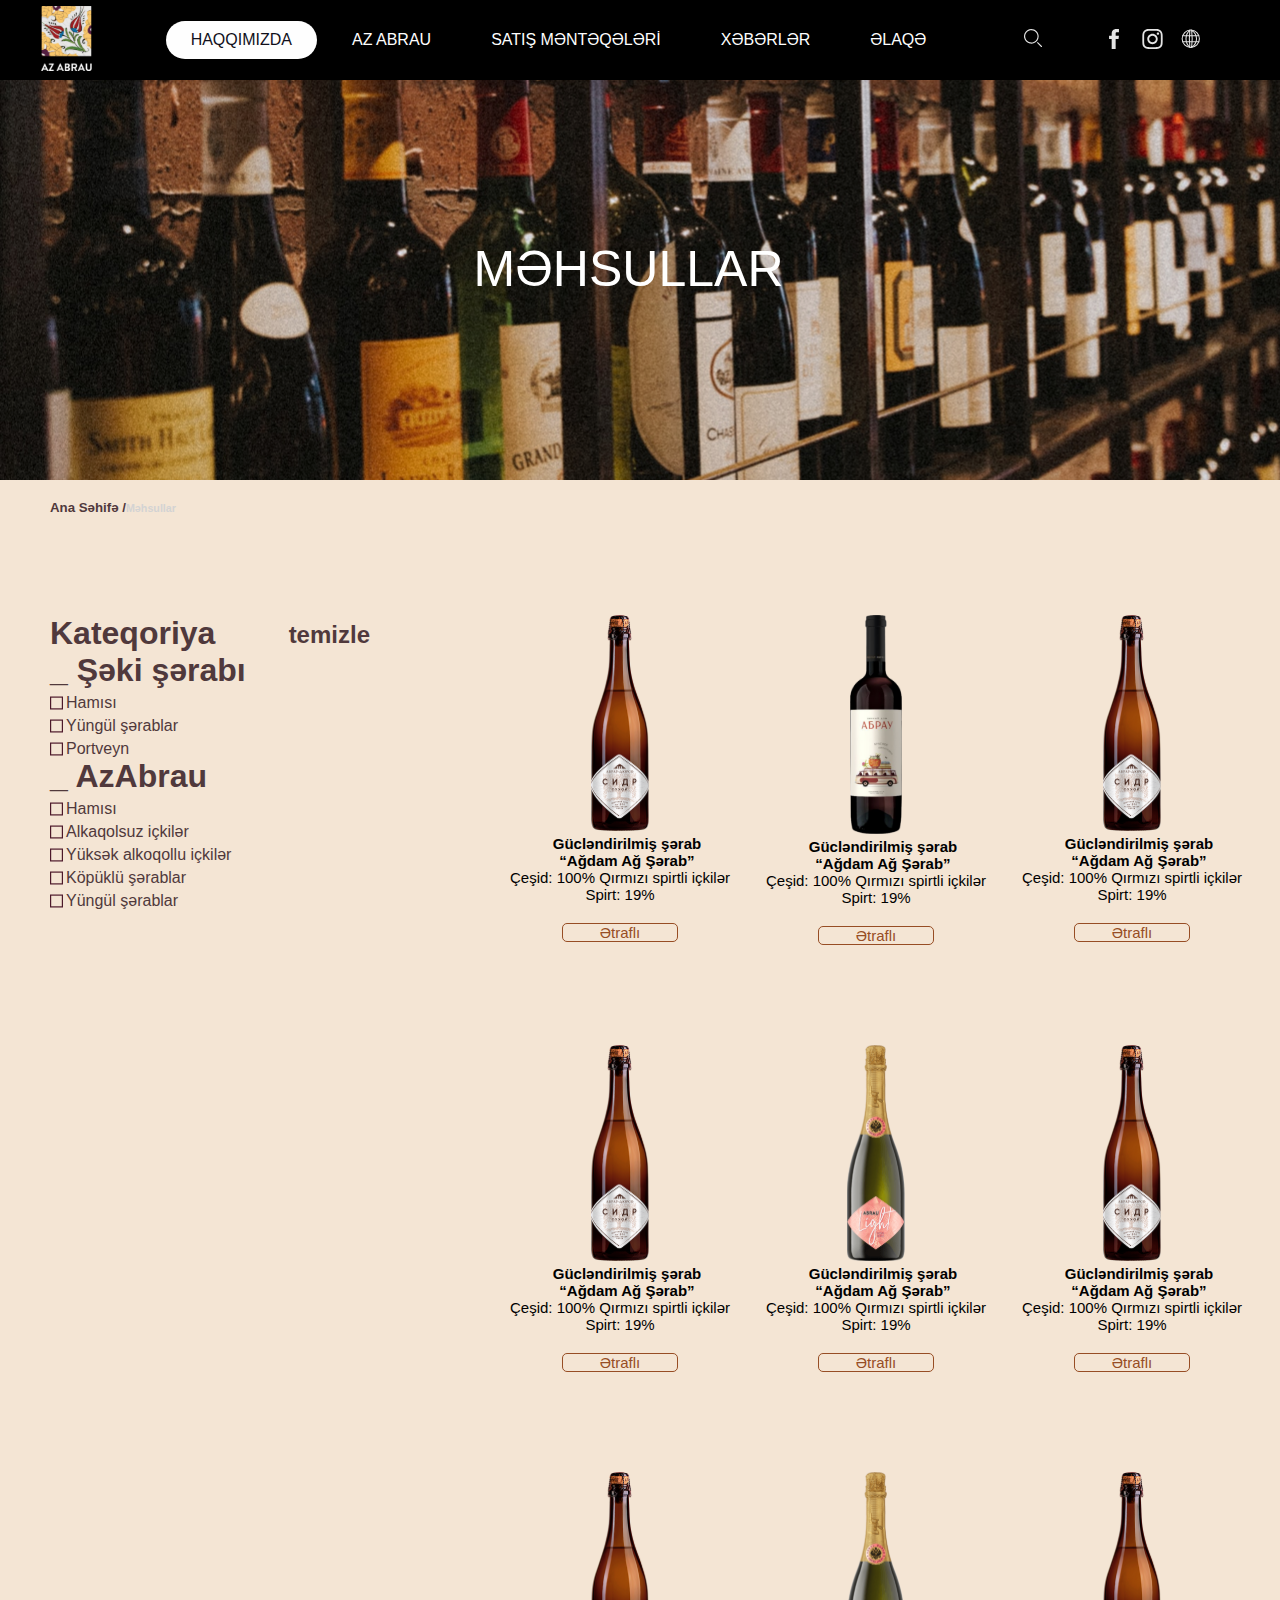
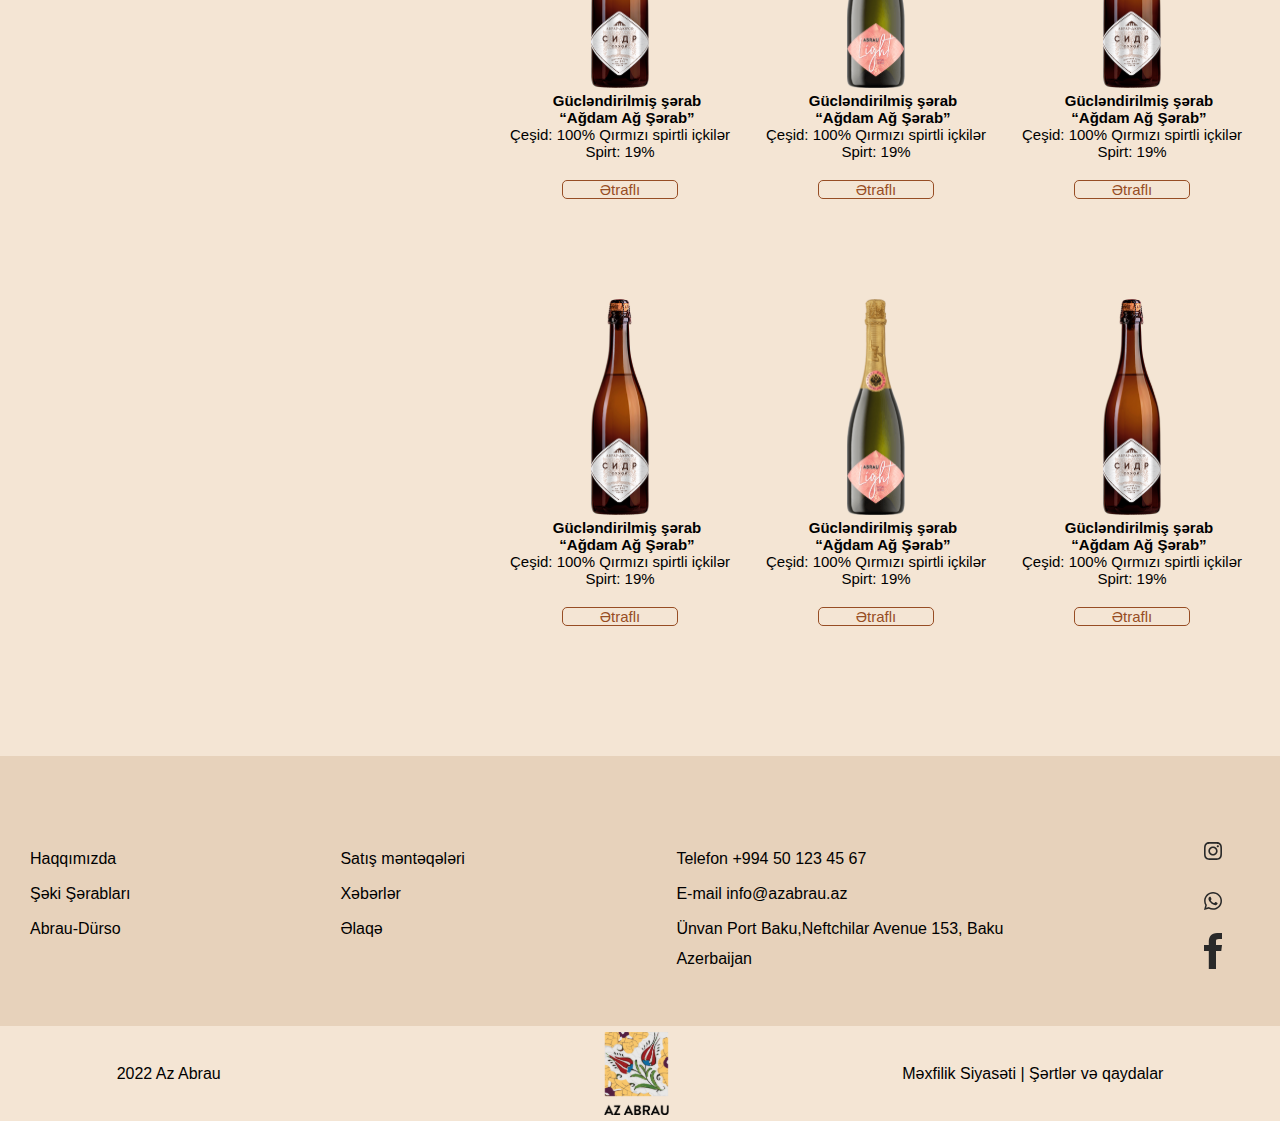
<file: mehsullar.html>
<!DOCTYPE html>
<html lang="en">

<head>
    <meta charset="UTF-8">
    <meta name="viewport" content="width=device-width, initial-scale=1.0">
    <title>Mehsullar</title>
    <link rel="stylesheet" href="mehsullar.css">
</head>

<body>
    <div class="main-container">
        <div class="main-left">
            <div class="img">
                <img src="img/Azerbaijan logo.svg" alt="">
            </div>
            <div class="hamburger">
                <div class="line"></div>
                <div class="line"></div>
                <div class="line"></div>
            </div>
        </div>
        <nav class="nav-bar">
            <ul>
                <li><a class="active" href="./index.html">HAQQIMIZDA</a></li>
                <li><a href="./abrau.html">AZ ABRAU</a></li>
                <li><a href="./satis.html">SATIŞ MƏNTƏQƏLƏRİ</a></li>
                <li><a href="./xeberler.html">XƏBƏRLƏR</a></li>
                <li><a href="./elaqe.html">ƏLAQƏ</a></li>
                <div class="anbar">
                    <div>
                        <img src="img/facebook.svg" alt="">
                    </div>
                    <div>
                        <img src="img/instagram.svg" alt="">
                    </div>
                    <div>
                        <img src="img/group.svg" alt="">
                    </div>
                </div>
            </ul>
        </nav>
        <div class="main-right">
            <div class="search">
                <img src="img/search.svg" alt="">
            </div>
            <div class="login">
                <img src="img/facebook.svg" alt="">
                <img src="img/instagram.svg" alt="">
                <img src="img/group.svg" alt="">
            </div>
        </div>
    </div>
    <div class="container">
        <div class="general-container">
            <h1>MƏHSULLAR</h1>
        </div>
        <div class="home-page">
            <h5>Ana Səhifə /</h5>
            <h6>Məhsullar</h6>
        </div>
        <div class="world">
            <div class="universe">
                <div class="header-container">
                    <div class="header-left">
                        <div class="kateqoriya">
                            <h1>Kateqoriya</h1>
                            <h2>temizle</h2>
                        </div>
                        <div class="shaki-wine">
                            <h1>_ Şəki şərabı</h1>
                            <div class="shaki">
                                <img src="img/icon.svg" alt="">
                                <p>Hamısı</p>
                            </div>
                            <div class="shaki">
                                <img src="img/icon.svg" alt="">
                                <p>Yüngül şərablar</p>
                            </div>
                            <div class="shaki">
                                <img src="img/icon.svg" alt="">
                                <p>Portveyn</p>
                            </div>
                        </div>
                        <div class="az-abrau">
                            <h1>_ AzAbrau</h1>
                            <div class="abrau">
                                <img src="img/icon.svg" alt="">
                                <p>Hamısı</p>
                            </div>
                            <div class="abrau">
                                <img src="img/icon.svg" alt="">
                                <p>Alkaqolsuz içkilər</p>
                            </div>
                            <div class="abrau">
                                <img src="img/icon.svg" alt="">
                                <p>Yüksək alkoqollu içkilər</p>
                            </div>
                            <div class="abrau">
                                <img src="img/icon.svg" alt="">
                                <p>Köpüklü şərablar</p>
                            </div>
                            <div class="abrau">
                                <img src="img/icon.svg" alt="">
                                <p>Yüngül şərablar</p>
                            </div>
                        </div>
                    </div>
                    <div class="header-right">
                        <div class="botle">
                            <img src="img/cidr-wine.svg" alt="">
                            <h2>Gücləndirilmiş şərab “Ağdam Ağ Şərab”</h2>
                            <p>Çeşid: 100% Qırmızı spirtli içkilər Spirt: 19%</p>
                            <a href="index.html">Ətraflı</a>
                        </div>
                        <div class="botle">
                            <img src="./img/car-wine.svg" style="width: 22.5%;" alt="">
                            <h2>Gücləndirilmiş şərab “Ağdam Ağ Şərab”</h2>
                            <p>Çeşid: 100% Qırmızı spirtli içkilər Spirt: 19%</p>
                            <a href="cullen.html">Ətraflı</a>
                        </div>
                        <div class="botle">
                            <img src="./img/cidr-wine.svg" alt="">
                            <h2>Gücləndirilmiş şərab “Ağdam Ağ Şərab”</h2>
                            <p>Çeşid: 100% Qırmızı spirtli içkilər Spirt: 19%</p>
                            <a href="">Ətraflı</a>
                        </div>
                        <div class="botle">
                            <img src="img/cidr-wine.svg" alt="">
                            <h2>Gücləndirilmiş şərab “Ağdam Ağ Şərab”</h2>
                            <p>Çeşid: 100% Qırmızı spirtli içkilər Spirt: 19%</p>
                            <a href="">Ətraflı</a>
                        </div>
                        <div class="botle">
                            <img src="img/light-wine.svg" alt="">
                            <h2>Gücləndirilmiş şərab “Ağdam Ağ Şərab”</h2>
                            <p>Çeşid: 100% Qırmızı spirtli içkilər Spirt: 19%</p>
                            <a href="">Ətraflı</a>
                        </div>
                        <div class="botle">
                            <img src="./img/cidr-wine.svg" alt="">
                            <h2>Gücləndirilmiş şərab “Ağdam Ağ Şərab”</h2>
                            <p>Çeşid: 100% Qırmızı spirtli içkilər Spirt: 19%</p>
                            <a href="">Ətraflı</a>
                        </div>
                        <div class="botle">
                            <img src="img/cidr-wine.svg" alt="">
                            <h2>Gücləndirilmiş şərab “Ağdam Ağ Şərab”</h2>
                            <p>Çeşid: 100% Qırmızı spirtli içkilər Spirt: 19%</p>
                            <a href="">Ətraflı</a>
                        </div>
                        <div class="botle">
                            <img src="img/light-wine.svg" alt="">
                            <h2>Gücləndirilmiş şərab “Ağdam Ağ Şərab”</h2>
                            <p>Çeşid: 100% Qırmızı spirtli içkilər Spirt: 19%</p>
                            <a href="">Ətraflı</a>
                        </div>
                        <div class="botle">
                            <img src="./img/cidr-wine.svg" alt="">
                            <h2>Gücləndirilmiş şərab “Ağdam Ağ Şərab”</h2>
                            <p>Çeşid: 100% Qırmızı spirtli içkilər Spirt: 19%</p>
                            <a href="">Ətraflı</a>
                        </div>
                        <div class="botle">
                            <img src="img/cidr-wine.svg" alt="">
                            <h2>Gücləndirilmiş şərab “Ağdam Ağ Şərab”</h2>
                            <p>Çeşid: 100% Qırmızı spirtli içkilər Spirt: 19%</p>
                            <a href="">Ətraflı</a>
                        </div>
                        <div class="botle">
                            <img src="img/light-wine.svg" alt="">
                            <h2>Gücləndirilmiş şərab “Ağdam Ağ Şərab”</h2>
                            <p>Çeşid: 100% Qırmızı spirtli içkilər Spirt: 19%</p>
                            <a href="">Ətraflı</a>
                        </div>
                        <div class="botle">
                            <img src="./img/cidr-wine.svg" alt="">
                            <h2>Gücləndirilmiş şərab “Ağdam Ağ Şərab”</h2>
                            <p>Çeşid: 100% Qırmızı spirtli içkilər Spirt: 19%</p>
                            <a href="">Ətraflı</a>
                        </div>
                    </div>
                </div>
            </div>
        </div>
        <div class="abrau-dursu">
            <div class="durso">
                <a href="">Haqqımızda</a>
                <a href="./mehsullar.html">Şəki Şərabları</a>
                <a href="">Abrau-Dürso</a>
            </div>
            <div class="elaqe">
                <a href="">Satış məntəqələri</a>
                <a href="./haqqimizda.html">Xəbərlər</a>
                <a href="">Əlaqə</a>
            </div>
            <div class="telefon">
                <a href="">Telefon +994 50 123 45 67</a>
                <a href="">E-mail info@azabrau.az</a>
                <a href="">Ünvan Port Baku,Neftchilar Avenue 153, Baku Azerbaijan</a>
            </div>
            <div class="insta">
                <img src="img/insda.svg">
                <img src="img/whatcap.svg">
                <img src="img/fb.svg">
            </div>
        </div>
        <div class="finis">
            <p>2022 Az Abrau</p>
            <img src="img/Logo_AZ_Abrau 1.svg">
            <p>Məxfilik Siyasəti | Şərtlər və qaydalar</p>
        </div>
    </div>





    <script>
        hamburger = document.querySelector(".hamburger");
        hamburger.onclick = function() {
            navBar = document.querySelector(".nav-bar");
            navBar.classList.toggle("active");
        }
    </script>

</body>

</html>
</file>
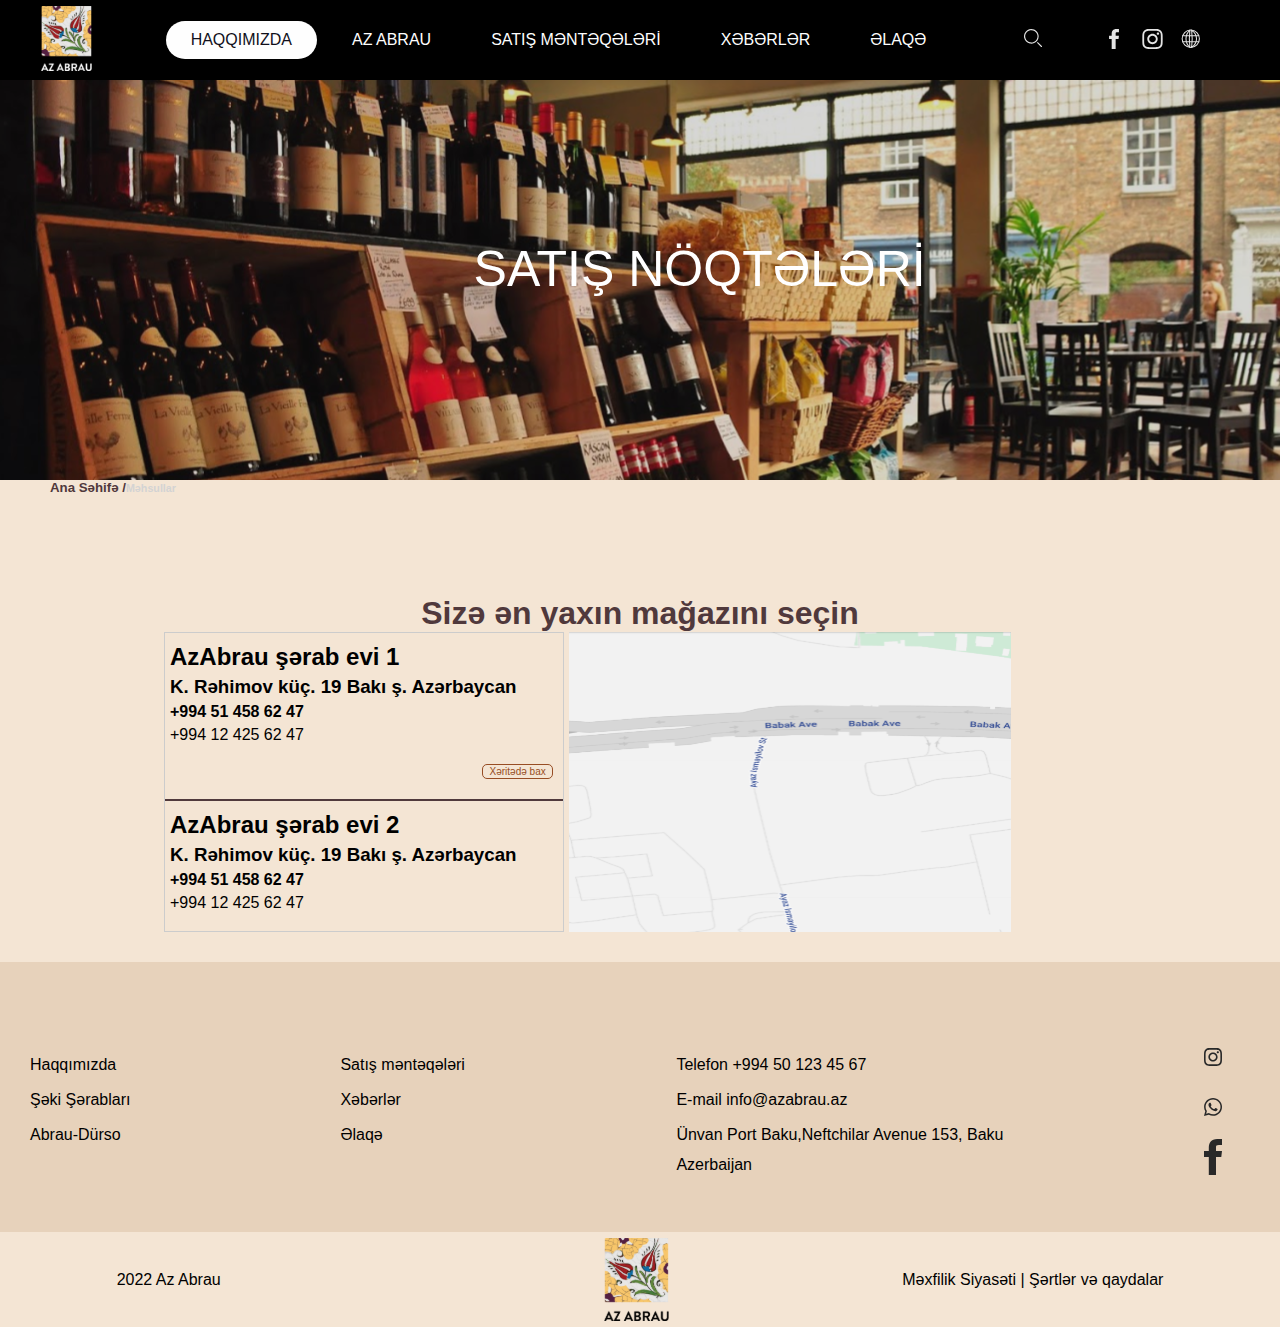
<file: satis.html>
<!DOCTYPE html>
<html lang="en">

<head>
    <meta charset="UTF-8">
    <meta name="viewport" content="width=device-width, initial-scale=1.0">
    <title>satis</title>
    <link rel="stylesheet" href="./satis.css">
</head>

<body>
    <div class="main-container">
        <div class="main-left">
            <div class="img">
                <img src="img/Azerbaijan logo.svg" alt="">
            </div>
            <div class="hamburger">
                <div class="line"></div>
                <div class="line"></div>
                <div class="line"></div>
            </div>
        </div>
        <nav class="nav-bar">
            <ul>
                <li>
                    <a class="active" href="./index.html">HAQQIMIZDA</a></li>
                <li><a href="./abrau.html">AZ ABRAU</a></li>
                <li><a href="./satis.html">SATIŞ MƏNTƏQƏLƏRİ</a></li>
                <li><a href="./xeberler.html">XƏBƏRLƏR</a></li>
                <li><a href="./elaqe.html">ƏLAQƏ</a></li>
                <div class="anbar ">
                    <div>
                        <img src="img/facebook.svg " alt=" ">
                    </div>
                    <div>
                        <img src="img/instagram.svg " alt=" ">
                    </div>
                    <div>
                        <img src="img/group.svg " alt=" ">
                    </div>
                </div>
            </ul>
        </nav>
        <div class="main-right ">
            <div class="search ">
                <img src="img/search.svg " alt=" ">
            </div>
            <div class="login ">
                <img src="img/facebook.svg " alt=" ">
                <img src="img/instagram.svg " alt=" ">
                <img src="img/group.svg " alt=" ">
            </div>
        </div>
    </div>
    <div class="container">
        <div class="general-container">
            <h1>SATIŞ NÖQTƏLƏRİ</h1>
        </div>
        <div class="home-page">
            <h5>Ana Səhifə /</h5>
            <h6>Məhsullar</h6>
        </div>
        <div class="home">
            <h1>Sizə ən yaxın mağazını seçin</h1>
        </div>
        <div class="header">
            <div class="main">
                <div class="umumi">
                    <div class="unvans">
                        <div class="unvan">
                            <h2>AzAbrau şərab evi 1</h2>
                            <h3>K. Rəhimov küç. 19 Bakı ş. Azərbaycan</h3>
                            <h4>+994 51 458 62 47</h4>
                            <p>+994 12 425 62 47</p>
                            <a href="">Xəritədə bax</a>
                        </div>
                        <hr>
                        <div class="unvan">
                            <h2>AzAbrau şərab evi 2</h2>
                            <h3>K. Rəhimov küç. 19 Bakı ş. Azərbaycan</h3>
                            <h4>+994 51 458 62 47</h4>
                            <p>+994 12 425 62 47</p>
                            <a href="">Xəritədə bax</a>
                        </div>
                        <hr>
                        <div class="unvan">
                            <h2>AzAbrau şərab evi 3</h2>
                            <h3>K. Rəhimov küç. 19 Bakı ş. Azərbaycan</h3>
                            <h4>+994 51 458 62 47</h4>
                            <p>+994 12 425 62 47</p>
                            <a href="">Xəritədə bax</a>
                        </div>
                        <hr>
                        <div class="unvan">
                            <h2>AzAbrau şərab evi 4</h2>
                            <h3>K. Rəhimov küç. 19 Bakı ş. Azərbaycan</h3>
                            <h4>+994 51 458 62 47</h4>
                            <p>+994 12 425 62 47</p>
                            <a href="">Xəritədə bax</a>
                        </div>
                        <hr>
                        <div class="unvan">
                            <h2>AzAbrau şərab evi 5</h2>
                            <h3>K. Rəhimov küç. 19 Bakı ş. Azərbaycan</h3>
                            <h4>+994 51 458 62 47</h4>
                            <p>+994 12 425 62 47</p>
                            <a href="">Xəritədə bax</a>
                        </div>
                        <hr>
                        <div class="unvan">
                            <h2>AzAbrau şərab evi 6</h2>
                            <h3>K. Rəhimov küç. 19 Bakı ş. Azərbaycan</h3>
                            <h4>+994 51 458 62 47</h4>
                            <p>+994 12 425 62 47</p>
                            <a href="">Xəritədə bax</a>
                        </div>
                        <hr>
                        <div class="unvan">
                            <h2>AzAbrau şərab evi 7</h2>
                            <h3>K. Rəhimov küç. 19 Bakı ş. Azərbaycan</h3>
                            <h4>+994 51 458 62 47</h4>
                            <p>+994 12 425 62 47</p>
                            <a href="">Xəritədə bax</a>
                        </div>
                    </div>
                    <div class="map">
                        <img src="./img/map.svg" alt="">
                    </div>
                </div>
            </div>
        </div>
        <div class="abrau-dursu">
            <div class="durso">
                <a href="">Haqqımızda</a>
                <a href="./mehsullar.html">Şəki Şərabları</a>
                <a href="">Abrau-Dürso</a>
            </div>
            <div class="elaqe">
                <a href="">Satış məntəqələri</a>
                <a href="./haqqimizda.html">Xəbərlər</a>
                <a href="">Əlaqə</a>
            </div>
            <div class="telefon">
                <a href="">Telefon +994 50 123 45 67</a>
                <a href="">E-mail info@azabrau.az</a>
                <a href="">Ünvan Port Baku,Neftchilar Avenue 153, Baku Azerbaijan</a>
            </div>
            <div class="insta">
                <img src="img/insda.svg">
                <img src="img/whatcap.svg">
                <img src="img/fb.svg">
            </div>
        </div>
        <div class="main">
            <div class="finis">
                <p>2022 Az Abrau</p>
                <img src="img/Logo_AZ_Abrau 1.svg">
                <p>Məxfilik Siyasəti | Şərtlər və qaydalar</p>
            </div>
        </div>
    </div>


    <script>
        hamburger = document.querySelector(".hamburger");
        hamburger.onclick = function() {
            navBar = document.querySelector(".nav-bar");
            navBar.classList.toggle("active");
        }
    </script>
</body>

</html>
</file>
<file: mehsullar.css>
*,
*:before,
*:after {
    box-sizing: border-box;
    margin: 0;
    padding: 0;
    list-style: none;
    text-decoration: none;
    scroll-behavior: smooth;
    font-family: 'Lucida Sans', 'Lucida Sans Regular', 'Lucida Grande', 'Lucida Sans Unicode', Geneva, Verdana, sans-serif;
}

.main-container {
    width: 100%;
    background-color: black;
    color: white;
    display: flex;
    position: fixed;
    align-items: center;
    top: 0;
    z-index: 100;
    justify-content: space-between;
    height: 80px;
}

.main-right {
    width: 20%;
    display: flex;
    justify-content: space-between;
}

.all {
    display: none;
}

.search {
    width: 2%;
    margin-right: 20px;
}

.login {
    width: 45%;
    margin-right: 70px;
    display: flex;
    justify-content: space-between;
}

.login img {
    width: 100%;
    height: 20px;
}

.img {
    width: 57%;
    margin-left: 40px;
}

.hamburger {
    display: none;
}

.nav-bar ul {
    align-items: center;
    display: flex;
}

.anbar {
    display: none;
}

.nav-bar ul li a {
    display: block;
    color: #fefefe;
    font-size: 16px;
    padding: 10px 25px;
    border-radius: 50px;
    transition: 0.2s;
    margin: 0 5px;
}

.nav-bar ul li a:hover {
    color: #11101b;
    background-color: #fefefe;
}

.nav-bar ul li a.active {
    color: #11101b;
    background-color: #fefefe;
}

.general-container {
    background-image: url(./img/background.svg);
    background-repeat: no-repeat;
    background-size: cover;
    height: 400px;
    position: relative;
    object-fit: cover;
    margin-top: 80px;
}

.general-container>h1 {
    position: absolute;
    font-size: 50px;
    left: 37%;
    top: 40%;
    color: white;
    font-weight: 100;
}

.home-page {
    background-color: #F4E5D4;
    display: flex;
    align-items: center;
    margin-top: 20px;
}

.home-page h5 {
    color: #50393c;
    margin-left: 50px;
}

.home-page h6 {
    color: lightgray;
}

.container {
    background-color: #F4E5D4;
}

.header-container {
    color: black;
    margin-top: 100px;
    display: flex;
    justify-content: space-between;
}

.header-left {
    width: 25%;
    height: 400px;
}

.kateqoriya {
    width: 100%;
    margin-left: 50px;
    color: #50393c;
    justify-content: space-between;
    display: flex;
    align-items: center;
}

.kateqoriya h2 {
    margin-top: 3px;
}

.shaki-wine {
    color: #50393c;
    margin-left: 50px;
}

.shaki {
    display: flex;
    margin-top: 5px;
}

.shaki p {
    margin-left: 3px;
}

.az-abrau {
    color: #50393c;
    margin-left: 50px;
}

.abrau {
    display: flex;
    margin-top: 5px;
}

.abrau p {
    margin-left: 3px;
}

.header-right {
    width: 60%;
    display: flex;
    flex-wrap: wrap;
    justify-content: space-around;
    margin-right: 20px;
}

.botle {
    width: 30%;
    text-align: center;
}

.botle img {
    width: 25%;
}

.botle h2 {
    font-size: 15px;
    width: 80%;
    margin-left: 30px;
}

.botle p {
    font-size: 15px;
}

.botle a {
    width: 50%;
    margin: 20px auto;
    margin-bottom: 100px;
    display: block;
    border: 1px solid #974D24;
    border-radius: 5px;
    color: #974D24;
    transition: 0.6s;
    font-size: 15px;
}

.botle a:hover {
    background-color: #974D24;
    color: white;
}

.abrau-dursu {
    width: 100%;
    display: flex;
    justify-content: space-between;
    align-items: center;
    background-color: #E7D2BB;
    color: black;
    line-height: 30px;
    padding-bottom: 50px;
    margin-top: 30px;
    transition: 0.6s;
}

.abrau-dursu:hover {
    color: red;
}

.durso {
    width: 10%;
    margin-left: 30px;
    margin-top: 50px;
}

.durso a {
    margin-top: 5px;
    display: block;
    color: black;
}

.elaqe {
    width: 12%;
    margin-top: 50px;
}

.elaqe a {
    margin-top: 5px;
    display: block;
    color: black;
}

.telefon {
    width: 27%;
    margin-top: 80px;
}

.telefon a {
    margin-top: 5px;
    display: block;
    color: black;
}

.insta {
    width: 2%;
    margin-top: 70px;
    display: flex;
    flex-wrap: wrap;
    margin-right: 50px;
}

.insta img {
    width: 70%;
    height: 50px;
}

.finis {
    width: 100%;
    background-color: #F4E5D4;
    display: flex;
    align-items: center;
    justify-content: space-around;
}

.finis img {
    padding-top: 6px;
    padding-bottom: 6px;
    padding-left: 150px;
}

@media only screen and (max-width: 900px) {
    .hamburger {
        width: 40%;
        margin-left: 5px;
        display: block;
        cursor: pointer;
    }
    .hamburger .line {
        width: 30px;
        height: 3px;
        background: #fefefe;
        margin: 6px 0;
    }
    .nav-bar {
        position: fixed;
        height: 0;
        top: 80px;
        left: 0;
        right: 0;
        width: 100vw;
        background: #11101b;
        transition: 0.5s;
        overflow: hidden;
    }
    .nav-bar.active {
        height: 450px;
    }
    .nav-bar ul {
        display: block;
        width: fit-content;
        margin: 80px auto 0 auto;
        text-align: center;
        transition: 0.5s;
        opacity: 0;
    }
    .nav-bar.active ul {
        opacity: 1;
    }
    .nav-bar ul li a {
        margin-bottom: 12px;
    }
    .main-left {
        display: flex;
        justify-content: space-between;
    }
    .login {
        display: none;
    }
    .anbar {
        display: flex !important;
        justify-content: center;
        gap: 45px;
        align-items: center;
    }
    .anbar div {
        width: 15%;
        height: 32px;
        border: 1px solid black;
        background-color: gray;
        border-radius: 50%;
        padding-top: 5px;
        transition: 1s;
    }
    .anbar div:hover {
        background-color: black;
    }
    .img-1 {
        width: 35px;
        border-radius: 100%;
        border: 1px solid black;
        background-color: rgb(65, 60, 51);
        height: 33px;
        padding: 5px;
    }
    .durso {
        width: 15%;
    }
    .durso a {
        width: 100%;
        margin-top: 5px;
        display: block;
        color: black;
    }
    .elaqe {
        width: 20%;
        margin-top: 50px;
    }
    .elaqe a {
        margin-top: 5px;
        display: block;
        color: black;
    }
    .header-right {
        width: 60%;
        display: flex;
        flex-wrap: wrap;
        justify-content: space-around;
        margin-right: 20px;
    }
    .botle {
        width: 33%;
        text-align: center;
    }
    .botle img {
        width: 25%;
    }
    .botle h2 {
        font-size: 15px;
        width: 100%;
        margin-left: 0;
    }
    .botle p {
        font-size: 15px;
    }
}
</file>
<file: satis.css>
*,
*:before,
*:after {
    box-sizing: border-box;
    margin: 0;
    padding: 0;
    list-style: none;
    text-decoration: none;
    scroll-behavior: smooth;
    font-family: 'Lucida Sans', 'Lucida Sans Regular', 'Lucida Grande', 'Lucida Sans Unicode', Geneva, Verdana, sans-serif;
}

.main-container {
    width: 100%;
    background-color: black;
    color: white;
    display: flex;
    position: fixed;
    align-items: center;
    top: 0;
    z-index: 100;
    justify-content: space-between;
    height: 80px;
}

.main-right {
    width: 20%;
    display: flex;
    justify-content: space-between;
}

.all {
    display: none;
}

.search {
    width: 2%;
    margin-right: 20px;
}

.login {
    width: 45%;
    margin-right: 70px;
    display: flex;
    justify-content: space-between;
}

.login img {
    width: 100%;
    height: 20px;
}

.img {
    width: 57%;
    margin-left: 40px;
}

.hamburger {
    display: none;
}

.nav-bar ul {
    align-items: center;
    display: flex;
}

.anbar {
    display: none;
}

.nav-bar ul li a {
    display: block;
    color: #fefefe;
    font-size: 16px;
    padding: 10px 25px;
    border-radius: 50px;
    transition: 0.2s;
    margin: 0 5px;
}

.nav-bar ul li a:hover {
    color: #11101b;
    background-color: #fefefe;
}

.nav-bar ul li a.active {
    color: #11101b;
    background-color: #fefefe;
}

.container {
    background-color: #F4E5D4;
}

.home {
    margin-top: 100px;
    text-align: center;
}

.general-container {
    background-image: url(./img/wine-bottles\ 1\ \(1\).svg);
    background-repeat: no-repeat;
    position: relative;
    background-size: cover;
    width: 100%;
    height: 400px;
    object-fit: cover;
    margin-top: 80px;
}

.general-container>h1 {
    position: absolute;
    font-size: 50px;
    left: 37%;
    top: 40%;
    color: white;
    font-weight: 100;
}

.home h1 {
    color: #50393c;
}

.home-page {
    background-color: #F4E5D4;
    display: flex;
    align-items: center;
}

.home-page h5 {
    color: #50393c;
    margin-left: 50px;
}

.home-page h6 {
    color: lightgray;
}

.header {
    width: 90%;
    margin: auto;
}

.umumi {
    display: flex;
    margin-left: 100px;
}

::-webkit-scrollbar {
    width: 2px;
}

::-webkit-scrollbar-thumb {
    background-color: #50393c;
}

.unvans {
    width: 400px;
    height: 300px;
    overflow-x: hidden;
    overflow-y: scroll;
    border: 1px solid #ccc;
}

.unvans hr {
    border: 1px solid #50393c;
}

.map {
    height: 300px;
    margin-left: 5px;
}

.map img {
    width: 100%;
    height: 300px;
}

.unvan {
    margin-top: 10px;
    margin-left: 5px;
}

.unvan h3 {
    margin-top: 5px;
    margin-bottom: 5px;
}

.unvan h4 {
    margin-bottom: 5px;
}

.unvan a {
    width: 18%;
    margin: 20px auto;
    display: block;
    margin-right: 10px;
    border: 1px solid #974D24;
    border-radius: 5px;
    padding: 1px;
    color: #974D24;
    transition: 0.6s;
    text-align: center;
    font-size: 10px;
}

.unvan a:hover {
    background-color: #974D24;
    color: white;
}

.abrau-dursu {
    width: 100%;
    display: flex;
    justify-content: space-between;
    align-items: center;
    background-color: #E7D2BB;
    color: black;
    line-height: 30px;
    margin: auto;
    padding-bottom: 50px;
    margin-top: 30px;
    transition: 0.6s;
}

.abrau-dursu :hover {
    color: red;
}

.durso {
    width: 10%;
    margin-left: 30px;
    margin-top: 50px;
}

.durso a {
    margin-top: 5px;
    display: block;
    color: black;
}

.elaqe {
    width: 12%;
    margin-top: 50px;
}

.elaqe a {
    margin-top: 5px;
    display: block;
    color: black;
}

.telefon {
    width: 27%;
    margin-top: 80px;
}

.telefon a {
    margin-top: 5px;
    display: block;
    color: black;
}

.insta {
    width: 2%;
    margin-top: 70px;
    display: flex;
    flex-wrap: wrap;
    margin-right: 50px;
}

.insta img {
    width: 70%;
    height: 50px;
}

.finis {
    width: 100%;
    background-color: #F4E5D4;
    display: flex;
    align-items: center;
    justify-content: space-around;
}

.finis img {
    padding-top: 6px;
    padding-bottom: 6px;
    padding-left: 150px;
}

@media only screen and (max-width: 900px) {
    .hamburger {
        width: 40%;
        margin-left: 5px;
        display: block;
        cursor: pointer;
    }
    .hamburger .line {
        width: 30px;
        height: 3px;
        background: #fefefe;
        margin: 6px 0;
    }
    .nav-bar {
        position: fixed;
        height: 0;
        top: 80px;
        left: 0;
        right: 0;
        width: 100vw;
        background: #11101b;
        transition: 0.5s;
        overflow: hidden;
    }
    .nav-bar.active {
        height: 450px;
    }
    .nav-bar ul {
        display: block;
        width: fit-content;
        margin: 80px auto 0 auto;
        text-align: center;
        transition: 0.5s;
        opacity: 0;
    }
    .nav-bar.active ul {
        opacity: 1;
    }
    .nav-bar ul li a {
        margin-bottom: 12px;
    }
    .main-left {
        display: flex;
        justify-content: space-between;
    }
    .login {
        display: none;
    }
    .anbar {
        display: flex !important;
        justify-content: center;
        gap: 45px;
        align-items: center;
    }
    .anbar div {
        width: 15%;
        height: 32px;
        border: 1px solid black;
        background-color: gray;
        border-radius: 50%;
        padding-top: 5px;
        transition: 1s;
    }
    .anbar div:hover {
        background-color: black;
    }
    .img-1 {
        width: 35px;
        border-radius: 100%;
        border: 1px solid black;
        background-color: rgb(65, 60, 51);
        height: 33px;
        padding: 5px;
    }
    .general-container>h1 {
        position: absolute;
        font-size: 50px;
        top: 40%;
        left: 28%;
        color: white;
        font-weight: 100;
    }
    .unvan a {
        width: 25%;
        margin: 20px auto;
        display: block;
        margin-right: 10px;
        border: 1px solid #974D24;
        border-radius: 5px;
        padding: 1px;
        color: #974D24;
        transition: 0.6s;
        text-align: center;
        font-size: 10px;
    }
    .durso {
        width: 15%;
    }
    .durso a {
        width: 100%;
        margin-top: 5px;
        display: block;
        color: black;
    }
    .elaqe {
        width: 20%;
        margin-top: 50px;
    }
    .elaqe a {
        margin-top: 5px;
        display: block;
        color: black;
    }
}
</file>
